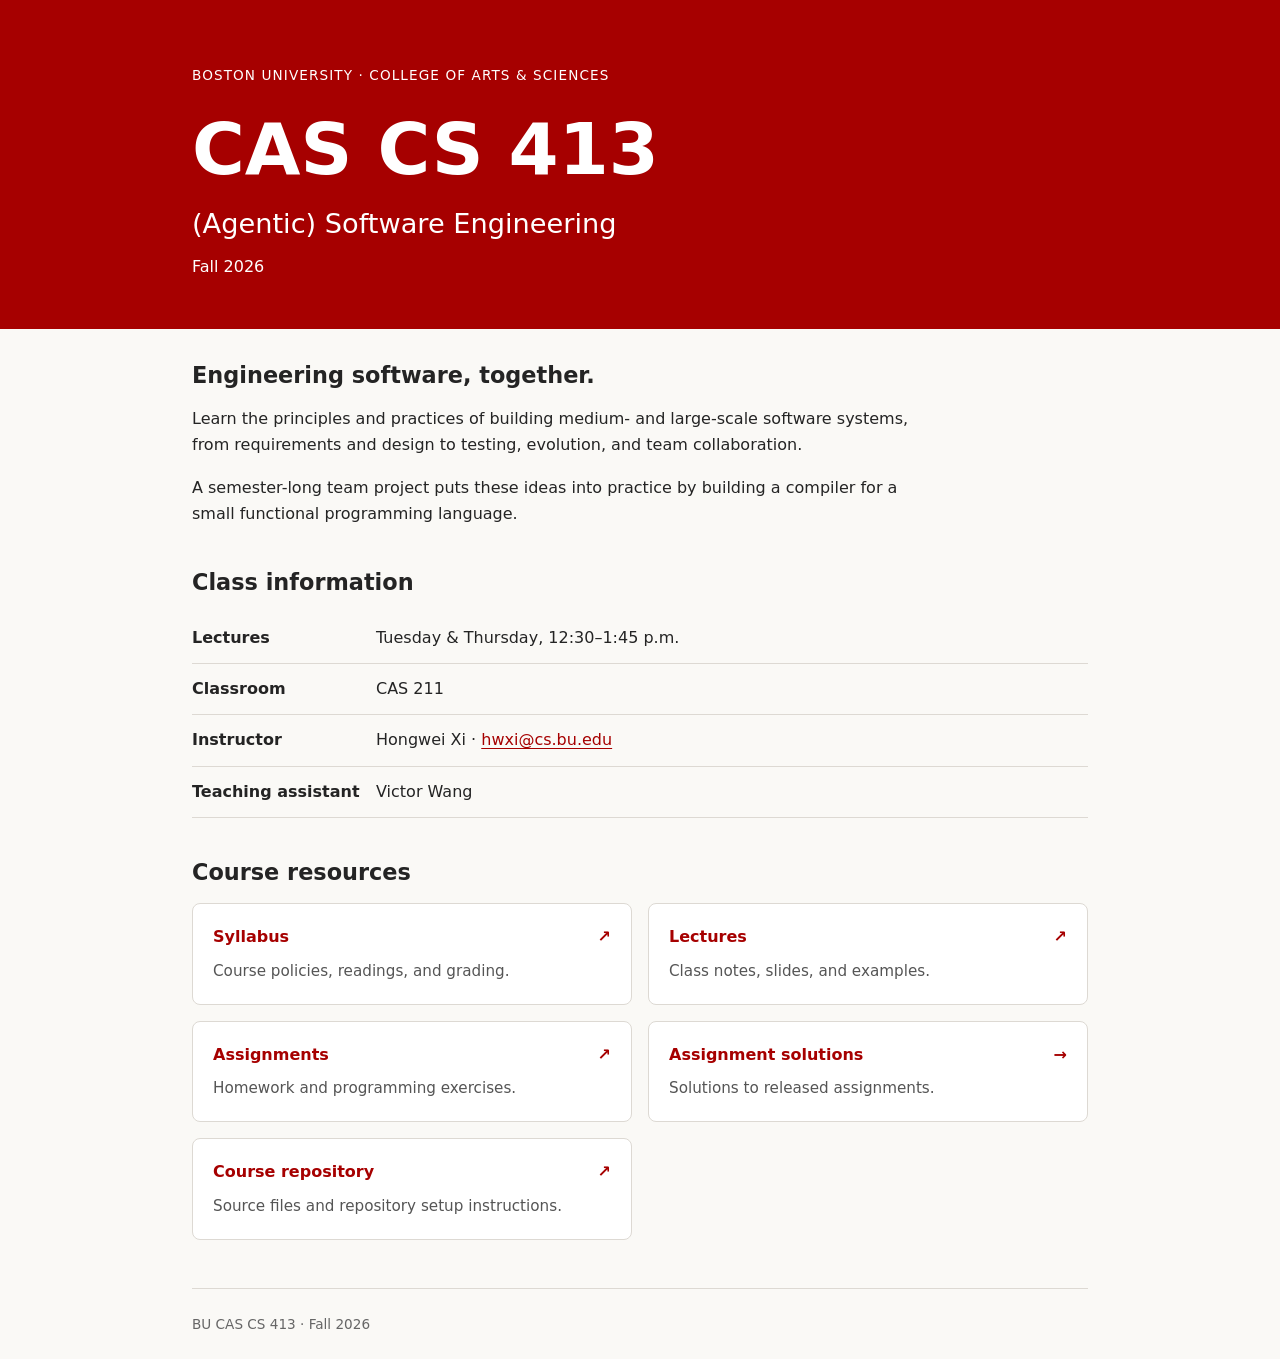
<file: public/index.html>
<!doctype html>
<html lang="en">
<head>
  <meta charset="utf-8">
  <meta name="viewport" content="width=device-width, initial-scale=1">
  <meta name="description" content="Boston University CAS CS 413: (Agentic) Software Engineering, Fall 2026. Course information, syllabus, lectures, and assignments.">
  <title>BU CAS CS 413 · Fall 2026</title>
  <link rel="stylesheet" href="styles.css">
</head>
<body>
  <header>
    <div class="container">
      <p class="eyebrow">Boston University · College of Arts &amp; Sciences</p>
      <h1>CAS CS 413</h1>
      <p class="subtitle">(Agentic) Software Engineering</p>
      <p>Fall 2026</p>
    </div>
  </header>
  <main class="container">
    <section aria-labelledby="about">
      <h2 id="about">Engineering software, together.</h2>
      <p>Learn the principles and practices of building medium- and large-scale
        software systems, from requirements and design to testing, evolution,
        and team collaboration.</p>
      <p>A semester-long team project puts these ideas into practice by building
        a compiler for a small functional programming language.</p>
    </section>
    <section aria-labelledby="details">
      <h2 id="details">Class information</h2>
      <dl>
        <div><dt>Lectures</dt><dd>Tuesday &amp; Thursday, 12:30–1:45 p.m.</dd></div>
        <div><dt>Classroom</dt><dd>CAS 211</dd></div>
        <div><dt>Instructor</dt><dd>Hongwei Xi · <a href="mailto:hwxi@cs.bu.edu">hwxi@cs.bu.edu</a></dd></div>
        <div><dt>Teaching assistant</dt><dd>Victor Wang</dd></div>
      </dl>
    </section>
    <nav aria-label="Course resources">
      <h2>Course resources</h2>
      <div class="resources">
        <a href="https://github.com/hwxi/CS413-2026-Fall/blob/main/admin/syllabus.pdf"><strong>Syllabus <span aria-hidden="true">↗</span></strong><span>Course policies, readings, and grading.</span></a>
        <a href="https://github.com/hwxi/CS413-2026-Fall/tree/main/lectures"><strong>Lectures <span aria-hidden="true">↗</span></strong><span>Class notes, slides, and examples.</span></a>
        <a href="https://github.com/hwxi/CS413-2026-Fall/tree/main/assigns"><strong>Assignments <span aria-hidden="true">↗</span></strong><span>Homework and programming exercises.</span></a>
        <a href="solutions.html"><strong>Assignment solutions <span aria-hidden="true">→</span></strong><span>Solutions to released assignments.</span></a>
        <a href="https://github.com/hwxi/CS413-2026-Fall"><strong>Course repository <span aria-hidden="true">↗</span></strong><span>Source files and repository setup instructions.</span></a>
      </div>
    </nav>
  </main>
  <footer class="container">BU CAS CS 413 · Fall 2026</footer>
</body>
</html>
</file>
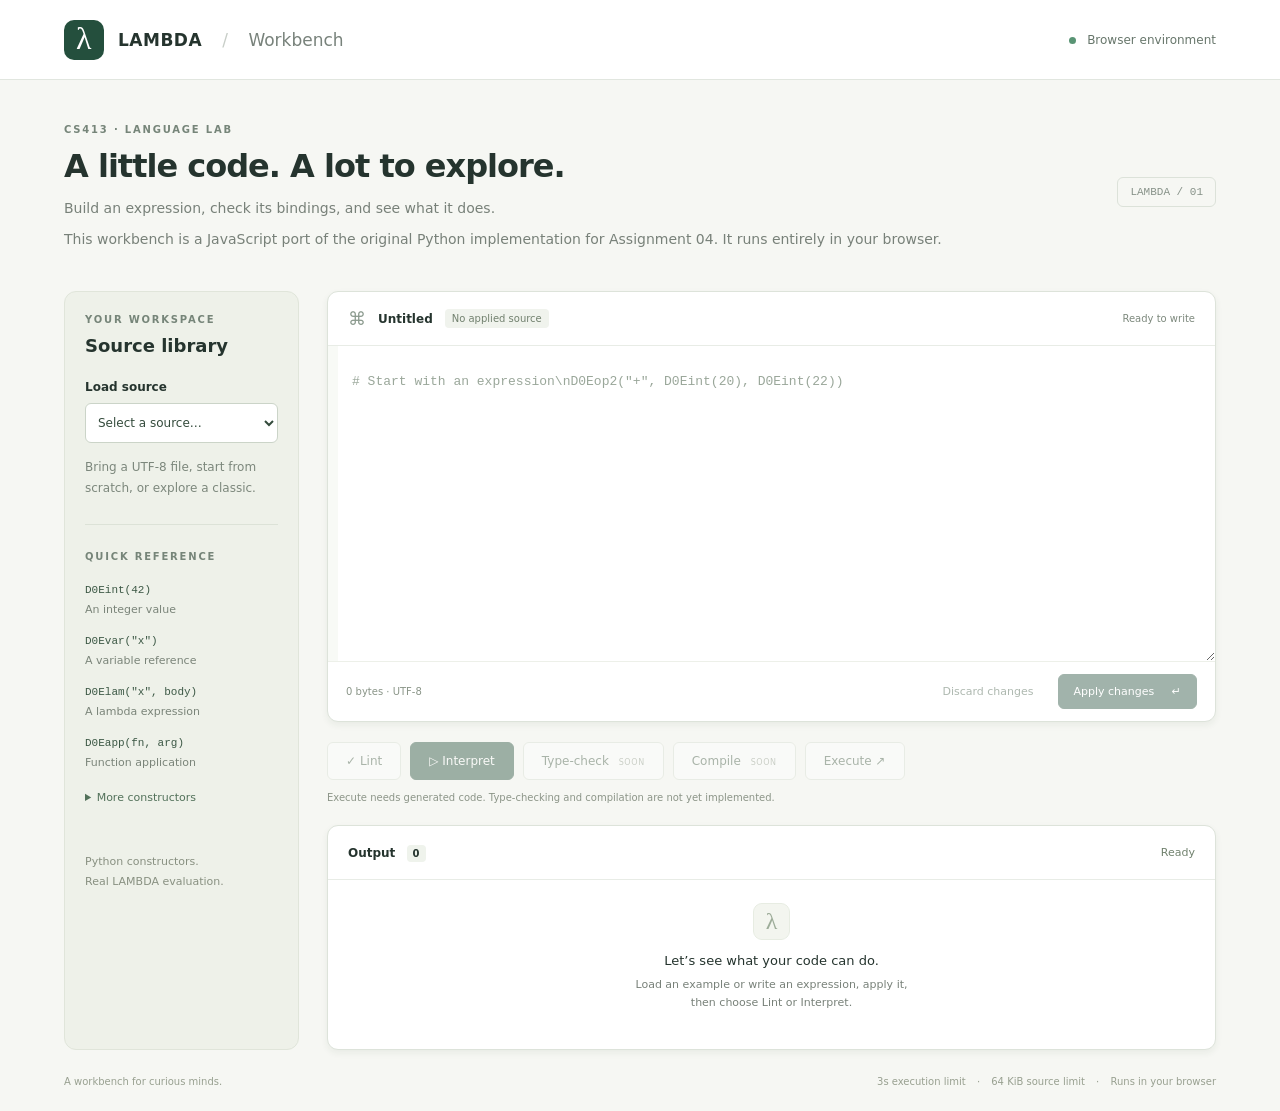
<file: public/Solution04/static/index.html>
<!doctype html>
<html lang="en">
<head><meta charset="utf-8"><meta name="viewport" content="width=device-width,initial-scale=1"><title>LAMBDA · Workbench</title><link rel="stylesheet" href="style.css"></head>
<body>
<header><a class="brand" href="./" aria-label="LAMBDA home"><span class="logo">λ</span> LAMBDA <span class="divider">/</span> <span class="muted">Workbench</span></a><span class="local"><i></i> Browser environment</span></header>
<main>
<div class="intro"><div><div class="eyebrow">CS413 · LANGUAGE LAB</div><h1>A little code. A lot to explore.</h1><p>Build an expression, check its bindings, and see what it does.</p><p>This workbench is a JavaScript port of the original Python implementation for Assignment 04. It runs entirely in your browser.</p></div><span class="version">LAMBDA / 01</span></div>
<div class="workspace">
<aside><div class="eyebrow">YOUR WORKSPACE</div><h2>Source library</h2><label for="load">Load source</label><select id="load"><option value="">Select a source…</option><option value="file">Choose File…</option><option value="manual">Manual input</option><option value="Factorial">Factorial (canned)</option><option value="Fibonacci">Fibonacci (canned)</option><option value="Arithmetic">Arithmetic</option><option value="Undeclared">Undeclared variable</option><option value="Runtime-error">Runtime error</option></select><input hidden type="file" id="file" accept=".py,.txt,.lambda"><div class="library-note">Bring a UTF-8 file, start from scratch, or explore a classic.</div><div class="side-rule"></div><div class="eyebrow">QUICK REFERENCE</div><dl><dt>D0Eint(42)</dt><dd>An integer value</dd><dt>D0Evar("x")</dt><dd>A variable reference</dd><dt>D0Elam("x", body)</dt><dd>A lambda expression</dd><dt>D0Eapp(fn, arg)</dt><dd>Function application</dd></dl><details><summary>More constructors</summary><p class="reference">D0Ebtf(bool)<br>D0Eop1(op, a)<br>D0Eop2(op, a, b)<br>D0Efix(name, param, body)<br>D0Eif0(test, yes, no)<br>D0Elet(name, value, body)<br>D0Epair(a, b)<br>D0Epfst(pair)<br>D0Epsnd(pair)</p></details><div class="side-bottom">Python constructors.<br>Real LAMBDA evaluation.</div></aside>
<section class="desk"><div class="panel editor-panel"><div class="panel-head"><div><span class="tiny-icon">⌘</span> <strong id="source-name">Untitled</strong><span class="badge" id="revision">No applied source</span></div><span id="edit-state">Ready to write</span></div><label class="sr-only" for="editor">Source editor</label><textarea id="editor" spellcheck="false" placeholder='# Start with an expression\nD0Eop2("+", D0Eint(20), D0Eint(22))'></textarea><div class="editor-foot"><span id="size">0 bytes · UTF-8</span><div><button id="discard" class="quiet">Discard changes</button><button id="apply" class="dark">Apply changes <span>↵</span></button></div></div></div>
<div class="tools" aria-label="Language tools"><button data-action="lint">✓ <span>Lint</span></button><button data-action="interpret" class="primary">▷ <span>Interpret</span></button><button data-action="typecheck">Type-check <small>SOON</small></button><button data-action="compile">Compile <small>SOON</small></button><button data-action="execute" disabled title="Requires generated code from a compiler">Execute ↗</button></div>
<div class="execution-note">Execute needs generated code. Type-checking and compilation are not yet implemented.</div>
<section class="panel output-panel"><div class="panel-head"><strong>Output <span id="result-count" class="count">0</span></strong><span id="status" role="status" aria-live="polite">Ready</span></div><div id="notice" role="alert" hidden></div><div id="results" aria-live="polite"><div class="empty"><span class="empty-symbol">λ</span><h3>Let’s see what your code can do.</h3><p>Load an example or write an expression, apply it,<br>then choose Lint or Interpret.</p></div></div></section>
</section></div><footer><span>A workbench for curious minds.</span><span>3s execution limit <b>·</b> 64 KiB source limit <b>·</b> Runs in your browser</span></footer>
</main><script src="runtime.js"></script><script src="examples.js"></script><script src="app.js"></script>
</body></html>
</file>
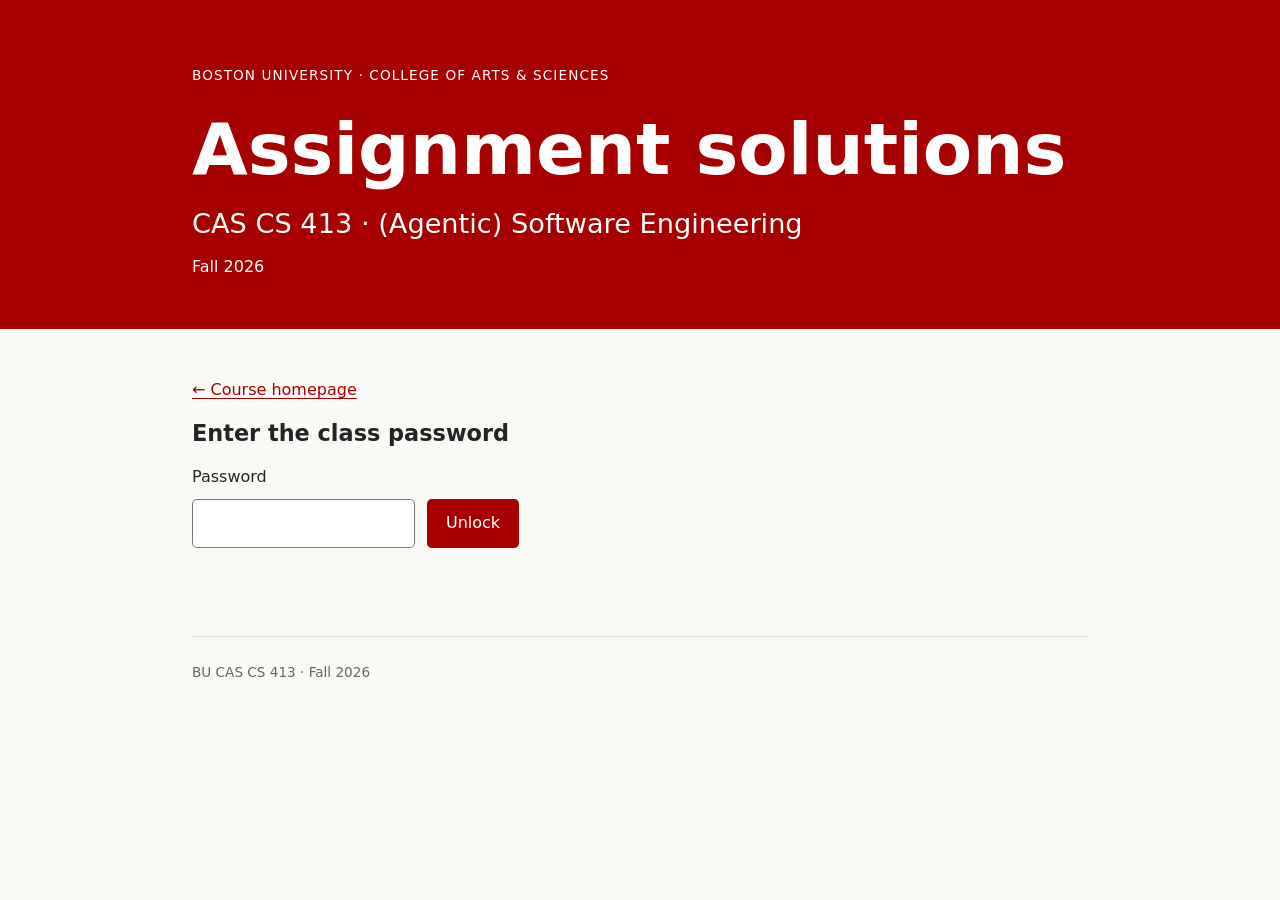
<file: public/solutions.html>
<!doctype html>
<html lang="en">
<head>
  <meta charset="utf-8">
  <meta name="viewport" content="width=device-width, initial-scale=1">
  <meta name="description" content="Assignment solutions for Boston University CAS CS 413: (Agentic) Software Engineering, Fall 2026.">
  <title>Assignment solutions · BU CAS CS 413 · Fall 2026</title>
  <link rel="stylesheet" href="styles.css">
  <style>
    .password-controls { display: flex; flex-wrap: wrap; gap: .75rem; margin-top: .5rem; }
    .password-controls input { min-width: 0; max-width: 100%; padding: .65rem; font: inherit; border: 1px solid #777; border-radius: .3rem; }
    .password-controls button { padding: .65rem 1.2rem; font: inherit; background: #a60000; color: white; border: 0; border-radius: .3rem; cursor: pointer; }
    .password-controls button:disabled { opacity: .6; cursor: wait; }
    .password-controls :focus-visible { outline: 3px solid #1765ab; outline-offset: 3px; }
  </style>
</head>
<body>
  <header>
    <div class="container">
      <p class="eyebrow">Boston University · College of Arts &amp; Sciences</p>
      <h1>Assignment solutions</h1>
      <p class="subtitle">CAS CS 413 · (Agentic) Software Engineering</p>
      <p>Fall 2026</p>
    </div>
  </header>
  <main class="container">
    <nav aria-label="Course navigation"><p><a href="index.html">← Course homepage</a></p></nav>
    <section aria-labelledby="unlock-heading">
      <h2 id="unlock-heading">Enter the class password</h2>
      <form id="unlock-form">
        <label for="password">Password</label>
        <div class="password-controls">
          <input id="password" name="password" type="password" autocomplete="current-password" required aria-describedby="unlock-status">
          <button type="submit">Unlock</button>
        </div>
        <p id="unlock-status" role="status" aria-live="polite"></p>
      </form>
      <noscript>JavaScript is required to unlock this page.</noscript>
    </section>
  </main>
  <footer class="container">BU CAS CS 413 · Fall 2026</footer>

<script>
'use strict';
// Only encrypted page content is published. The password is not stored here.
const protectedContent = {"salt": "vT7GRV0D/cjv+jvnJGV2Bg==", "iv": "6j+ZZhiZzNc1CSyD", "ciphertext": "gSKXQv9YObYOlw9whwZd4dxtorwW+sHRYJrgLOHops3CW/S1VU6PQB0bXuBKu1FNvGos0a+IZNA8D108ErUJUlMOPDI4uLG6peiheQXtVzZYxBKgFpqxmMbTCze2/u24XhxvF1ghzedlKEET5pUCFsciZV0GjllCkfLApYRJnt5RQrRe+zqvZrvYzD8TcWgroMgOxPFBuzaSLkj7hl67yMZa183B5jndxeTG9Zjvf42WHuYJETk8tmzCg9irBwimdeuSy5pHnXwKiIFx2RhdbTkXWV7K+p21X2UVME6q4FdSrv+sjtn/AUHZE8hE5QnsuIZ5en+M+pjknJ6smIu+syGorNQ9JS6rZQN/h9GBZrEcyT01SGWqrTvLaGSwjnLy5VeYv1NbznnAKqxnfaqA43knTl0jRUU353M/Kqw4YOkKDOrvO/DS7WOwM+5nZMsF7sk8otu5QlY36WRmgPO3mivciWhhknhSPkbLA/[base64]/1HAuYexjeivXiLVIM25JjwfTcCiKPCuSKS/ZucPVhow5HS/1FquXxf0cf1nD5zJCKFl0yA/LQ50J0XaV3mQSLNpp6lx1qDF2ZhcgeQ4+CVLl3mfLXVcEUkx5SZNcQAVw0pEibfyEDopMFcvslLzzPvunqtek9AoZTTqreHfarh8pPNif4TrLTu7sQD8tOpn/mFI1FLH6XGewgt/Pg6zfCof4jXtDNDw689gdw9vNdH3PbyUlU4PiXJjfjv4zZRqeHl2QqNW+Thiswycvrd6INc1JrIvyOJvWJ7Co6a8fgfohMZJuogErbcKBUwhEExitW/Bm0UuSABZbD0zlzp9b/OOfQ56jh3mHatcuVTknp1w8wMhh6qPR4TqbFsr2l1nEby+Dg84e2wIF0DD0Q7ujhS8X3egsgRzV+LHhuO7FlNOpEGxZjxurUBzvpLHmSundHin7uZLLzIsZ4Js2YQTP9fzDzNVn58/bDTT+M7TVl3piVxlq1M2xC5aJf0MDR3E/ZbOo+0E3+NYcEeD047MkFs4myiX/k1C1ul4fZTLgP3o90rf2xoX6a5AJkHzM+cEOeiWgOoVdQ4FT1qSirYkttx/2UOOkRf3CdKzUYeEokepBwNZTcg9DcGitPI+cZYAVkwLehan04XjUKLgmnPVwPuSddRm35SA2p8GkrC4XH2hMfva+WDsOll1mawZQs7mnsNdtH+tvWtYnvipQI7zQrG1vJYtwzHVvnmoFA7n4huAGUtFTWEjaYSuRA4BtnTC0Zp7YYzvMo8eoOv6ub0dfT/Hv6D29I3B7P4+ie3V8VrQNv2pl1gyM5a9B1CiYKt1Mefm6VdsGKR6SGRY2xOUIQvi20a+0HQ0fbn44pehyFn1lcQrQLExUqR8NbF3xiJzLF2BtcEkQIK4KicdOs5y4jSym5Rtves7YFn77PIAVunM/K9R/njXtbyNoJNhIcAI64r1AgzSQ4p4ymWZrp13r4f/RAVY7TDBSifihurFz2x/UiGt5zbn7GduJWdnIs2y6Gn3JlGw8xUk8yPlTwPitSZyJHrZfv9Eg3e5oko19mCRaw5c0LlZJ3pKLaV7cY+oXMXcQNYm8bVowlKPB0Ur368cEqL1cNmgngu6Bl9RGsE8K7EyuwqTxfDHMYE8INIPEChTj/9lPYxZ2zhqOZ3CuJiXS5u4IlpF/squBQYP7nTQz39Q4M9o1eq7eWQg2EzL5dPdWrDy7XL+n7ktPWRKbh1uQxBA6TUT8fAQGymppwugI5+TWhLGNV7ddY7wsD4ZIsc4z1geTwU7PTrP2OcqEM/oalPsp3ODhsJOYH1nekokxw+H+w58p1z2jJOKU/8VnpU="};
async function decryptContent(password) {
  const decode = value => Uint8Array.from(atob(value), c => c.charCodeAt(0));
  const material = await crypto.subtle.importKey('raw', new TextEncoder().encode(password), 'PBKDF2', false, ['deriveKey']);
  const key = await crypto.subtle.deriveKey({name:'PBKDF2', salt:decode(protectedContent.salt), iterations:600000, hash:'SHA-256'}, material, {name:'AES-GCM', length:256}, false, ['decrypt']);
  const plaintext = await crypto.subtle.decrypt({name:'AES-GCM', iv:decode(protectedContent.iv)}, key, decode(protectedContent.ciphertext));
  return new TextDecoder().decode(plaintext);
}
const form = document.getElementById('unlock-form');
form.addEventListener('submit', async event => {
  event.preventDefault();
  const status = document.getElementById('unlock-status');
  const input = document.getElementById('password');
  const button = form.querySelector('button');
  if (!globalThis.crypto?.subtle) {
    status.textContent = 'Please open this page over HTTPS or through a local server to unlock it.';
    return;
  }
  button.disabled = true;
  status.textContent = 'Unlocking…';
  try {
    const content = await decryptContent(input.value);
    input.value = '';
    const main = document.querySelector('main');
    main.innerHTML = content;
    const heading = main.querySelector('h2');
    heading.setAttribute('tabindex', '-1');
    heading.focus();
  } catch {
    status.textContent = 'Incorrect password. Please try again.';
    input.select();
  } finally {
    button.disabled = false;
  }
});
</script>
</body>
</html>
</file>
<file: public/styles.css>
:root {
  color-scheme: light;
  font-family: system-ui, -apple-system, BlinkMacSystemFont, "Segoe UI", sans-serif;
  line-height: 1.65;
  color: #242424;
  background: #faf9f6;
}
* { box-sizing: border-box; }
body { margin: 0; }
.container { width: min(100% - 2.5rem, 56rem); margin-inline: auto; }
header { background: #a60000; color: white; padding: 3.5rem 0 2.5rem; }
header p { margin: .5rem 0; }
.eyebrow { font-size: .85rem; letter-spacing: .08em; text-transform: uppercase; }
h1 { font-size: clamp(2.75rem, 8vw, 4.5rem); line-height: 1.1; margin: 1.5rem 0 .75rem; }
.subtitle { font-size: clamp(1.2rem, 4vw, 1.7rem); }
main { padding-block: 2rem 3rem; }
section { margin-bottom: 2.5rem; }
h2 { font-size: 1.4rem; line-height: 1.3; margin: 0 0 1rem; }
p { max-width: 72ch; }
a { color: #a60000; text-underline-offset: .2em; }
a:hover { text-decoration-thickness: 2px; }
a:focus-visible { outline: 3px solid #1765ab; outline-offset: 5px; }
dl { margin: 0; }
dl div { display: grid; grid-template-columns: 11rem 1fr; gap: .5rem; padding: .75rem 0; border-bottom: 1px solid #ddd9d3; }
dt { font-weight: 600; }
dd { margin: 0; overflow-wrap: anywhere; }
.resources { display: grid; grid-template-columns: repeat(2, 1fr); gap: 1rem; }
.resources a { display: block; padding: 1.25rem; background: white; border: 1px solid #ddd9d3; border-radius: .5rem; text-decoration: none; }
.resources a:hover { border-color: #a60000; }
.resources strong { display: flex; justify-content: space-between; gap: 1rem; }
.resources a > span { display: block; color: #555; font-size: .95rem; margin-top: .5rem; }
footer { border-top: 1px solid #ddd9d3; padding-block: 1.5rem; color: #666; font-size: .85rem; }
@media (max-width: 36rem) {
  header { padding-top: 2rem; }
  dl div, .resources { grid-template-columns: 1fr; }
  dl div { gap: .15rem; }
}
</file>
<file: public/Solution04/static/style.css>
:root{font-family:Inter,ui-sans-serif,system-ui,-apple-system,BlinkMacSystemFont,"Segoe UI",sans-serif;color:#25342e;background:#f6f7f3;font-size:14px}*{box-sizing:border-box}body{margin:0}header{height:80px;background:#fff;border-bottom:1px solid #e1e6df;display:flex;align-items:center;justify-content:space-between;padding:0 5%}.brand{display:flex;align-items:center;gap:14px;color:inherit;text-decoration:none;font-size:17px;font-weight:700;letter-spacing:.5px}.logo{background:#244f3d;color:#fff;font:32px Georgia;width:40px;height:40px;border-radius:10px;text-align:center}.divider{color:#c8cec8;font-weight:400;margin:0 6px}.muted{font-weight:400;color:#78827b;letter-spacing:0}.local{font-size:12px;color:#67766b}.local i{display:inline-block;width:7px;height:7px;border-radius:100%;background:#599474;margin-right:7px}main{max-width:1480px;margin:auto;padding:44px 5% 24px}.intro{display:flex;justify-content:space-between;align-items:center;margin-bottom:32px}.eyebrow{font-size:10px;letter-spacing:1.8px;font-weight:700;color:#768579}h1{font-size:32px;font-weight:550;letter-spacing:-1px;margin:12px 0}p{color:#788179;line-height:1.65;margin:8px 0}.version{font:11px monospace;color:#879289;border:1px solid #dce2d9;border-radius:6px;padding:8px 12px}.workspace{display:grid;grid-template-columns:235px minmax(0,1fr);gap:28px}aside{padding:22px 20px;background:#eef1e9;border:1px solid #e0e5da;border-radius:12px;position:relative}h2{font-size:18px;margin:10px 0 24px}label{display:block;font-size:12px;font-weight:600;margin-bottom:9px}select{width:100%;padding:11px 8px;border:1px solid #cbd4c8;border-radius:6px;background:#fff;color:#344b3c;font:inherit;font-size:12px}.library-note{font-size:12px;line-height:1.7;color:#7c877c;margin:14px 0}.side-rule{height:1px;background:#dce2d7;margin:26px 0}dl{margin-top:22px}dt{font:11px ui-monospace,monospace;color:#3c5845;margin-top:19px}dd{margin:7px 0;color:#7a8479;font-size:11px}summary{font-size:11px;color:#52715a;cursor:pointer;margin-top:22px}.reference{font:10px/2 monospace;overflow-wrap:anywhere}.side-bottom{font-size:11px;line-height:1.8;color:#889081;margin-top:48px}.panel{border:1px solid #dde3da;border-radius:11px;background:white;overflow:hidden;box-shadow:0 3px 7px #203e2510}.panel-head{min-height:54px;display:flex;align-items:center;justify-content:space-between;gap:10px;padding:12px 20px;border-bottom:1px solid #e8ece6;font-size:12px}.panel-head>div{display:flex;align-items:center;gap:12px}.tiny-icon{color:#8b9a8e;font-size:18px}.badge{background:#f0f3ed;color:#71806e;border-radius:4px;padding:4px 7px;font-size:10px}#edit-state{font-size:10px;color:#7d897d}textarea{display:block;width:100%;min-height:315px;resize:vertical;border:0;outline:0;padding:24px;color:#304e3d;background:linear-gradient(90deg,#f8faf6 0,#f8faf6 10px,#fff 10px);font:13px/1.85 ui-monospace,SFMono-Regular,Consolas,monospace;tab-size:4}textarea:focus{box-shadow:inset 0 0 0 2px #86aa8a}textarea::placeholder{color:#9aa79a}.editor-foot{display:flex;justify-content:space-between;align-items:center;padding:12px 18px;border-top:1px solid #edf0e9;font-size:10px;color:#8a9588}.editor-foot>div{display:flex;gap:8px}button{font:600 12px inherit;font-family:inherit;border:1px solid #d8dfd3;background:#fff;border-radius:6px;padding:10px 15px;color:#455d49;cursor:pointer;transition:background .15s}button:hover:enabled{background:#e9efe4}button:disabled{opacity:.43;cursor:not-allowed}.quiet{border-color:transparent;background:transparent;font-size:11px}.dark,.primary{background:#28513e;color:#fff;border-color:#28513e}.dark:hover:enabled,.primary:hover:enabled{background:#38664d}.dark{font-size:11px}.dark span{margin-left:14px}.tools{display:flex;gap:9px;flex-wrap:wrap;margin-top:20px}.tools button{padding:11px 18px;font-size:12px}.tools small{font-size:8px;margin-left:6px;color:#909b8d;letter-spacing:.6px}.execution-note{font-size:10px;color:#8c9588;margin:12px 0 22px}.output-panel{min-height:225px}.count{font-size:10px;background:#eff3ec;padding:3px 6px;border-radius:4px;margin-left:7px}#status{font-size:11px;color:#70816d}.empty{text-align:center;padding:23px 10px 29px}.empty-symbol{display:inline-block;font:24px Georgia;color:#9dac99;background:#f3f5ef;border:1px solid #e7ece2;border-radius:9px;width:37px;height:37px;line-height:35px}.empty h3{font-size:13px;font-weight:500;margin:13px 0 4px}.empty p{font-size:11px}.result{padding:16px 20px;border-bottom:1px solid #edf0e9}.result-meta{display:flex;gap:12px;font-size:10px;color:#7b8976;text-transform:uppercase;letter-spacing:.5px}.result pre{white-space:pre-wrap;overflow-wrap:anywhere;font:13px/1.6 ui-monospace,monospace;margin-bottom:0}.result[data-outcome$="error"]{border-left:3px solid #bc7258}.result[data-outcome="success"]{border-left:3px solid #6d9271}#notice{padding:13px 20px;color:#984a36;background:#fff3ec;font-size:12px}footer{display:flex;justify-content:space-between;color:#98a090;font-size:10px;margin-top:26px}footer b{margin:0 8px;font-weight:400}.sr-only{position:absolute;width:1px;height:1px;overflow:hidden;clip:rect(0,0,0,0)}:focus-visible{outline:2px solid #679a74;outline-offset:3px}@media(max-width:800px){main{padding:28px 5%}.workspace{grid-template-columns:1fr}aside{padding:16px}aside dl,aside details,.side-rule,.side-bottom,aside>.eyebrow{display:none}aside h2{margin:0 0 14px}.library-note{margin-bottom:0}.version,.local{display:none}h1{font-size:27px}.panel-head{padding:12px}.badge{font-size:9px}.tools button{padding:10px 12px}footer{gap:20px;line-height:1.8}.editor-foot{padding:10px}header{height:65px}.brand{font-size:14px}}
</file>
